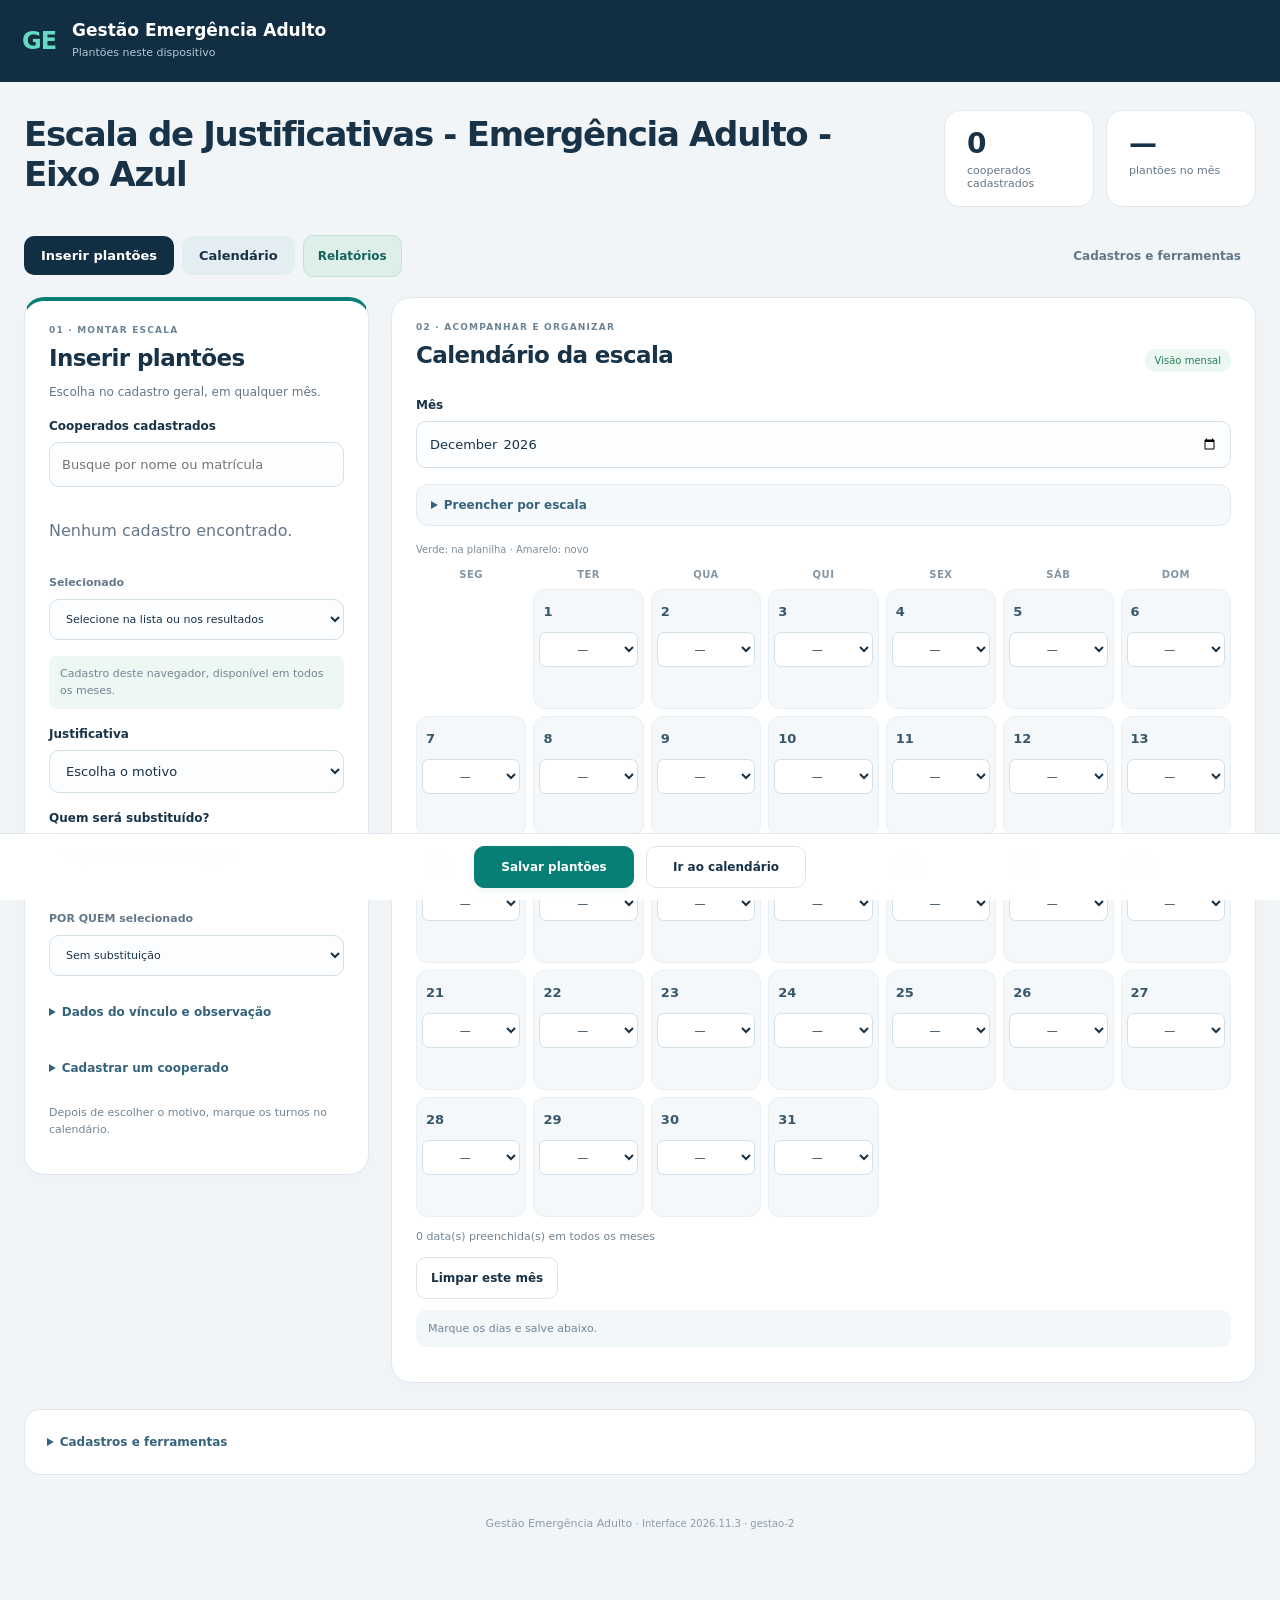
<file: index.html>
<!doctype html>
<html lang="pt-BR"><head><meta charset="utf-8"><meta name="viewport" content="width=device-width,initial-scale=1"><meta name="theme-color" content="#16675e"><title>Escala de Justificativas - Emergência Adulto - Eixo Azul</title><link rel="manifest" href="manifest.webmanifest"><link rel="icon" href="icon.svg"><link rel="stylesheet" href="style.css"><script defer src="monthly.js"></script><script defer src="professionals.js"></script><script defer src="calendar.js"></script><script defer src="team.js"></script><script defer src="replacements.js"></script><script defer src="schedules.js"></script><script defer src="removals.js"></script><script defer src="reports.js"></script><script defer src="report-xlsx.js"></script><script defer src="app.js"></script><script defer src="report-ui.js"></script></head>
<body><header><div class="brand">GE<span>Gestão Emergência Adulto<small id="app-status">Plantões neste dispositivo</small></span></div><button id="install" hidden>Instalar</button></header><main><section class="page-intro"><div><h1>Escala de Justificativas - Emergência Adulto - Eixo Azul</h1></div><div class="overview"><div><strong id="overview-catalog">0</strong><span>cooperados cadastrados</span></div><div><strong id="overview-month">—</strong><span>plantões no mês</span></div></div></section><nav class="app-nav"><a href="#entry-panel">Inserir plantões</a><a href="#calendar-panel">Calendário</a><button id="open-reports" type="button" aria-expanded="false">Relatórios</button><button id="open-tools" type="button">Cadastros e ferramentas</button></nav><form id="entry"><div class="workspace"><section class="card" id="entry-panel"><div class="section-kicker">01 · MONTAR ESCALA</div><h2 id="form-title">Inserir plantões</h2><p class="section-description">Escolha no cadastro geral, em qualquer mês.</p><label>Cooperados cadastrados<input type="search" id="professional-search" placeholder="Busque por nome ou matrícula" autocomplete="off"></label><div id="professional-results" class="picker-results"></div><label class="selected-label">Selecionado<select id="professional" required><option value="">Escolha um profissional</option></select></label><p id="catalog-status" class="hint" role="status">Cadastro deste navegador, disponível em todos os meses.</p><p id="profile-summary" class="hint"></p><label>Justificativa<select id="reason" required><option value="">Escolha o motivo</option></select></label><label for="replacement-search">Quem será substituído?<input id="replacement-search" type="search" placeholder="Busque na lista POR QUEM" autocomplete="off" aria-controls="replacement-results"></label><div id="replacement-results" class="picker-results" aria-live="polite"></div><p id="replacement-native-status" class="hint"></p><label class="selected-label">POR QUEM selecionado<select id="replacement" aria-label="Profissional substituído"><option value="">Sem substituição</option></select></label><details id="profile-details"><summary>Dados do vínculo e observação</summary><div class="metadata"><label>Matrícula<input id="registration" maxlength="30" placeholder="Opcional"></label><label>Cooperativa<select id="cooperative" required><option value="">Selecione</option><option>COOPEN</option><option>COOPISAUDE</option></select></label><label>Função<select id="category" required><option value="">Selecione</option><option value="ENFERMEIRO">Enfermeiro</option><option value="TÉCNICO DE ENFERMAGEM">Técnico de enfermagem</option></select></label></div><button id="catalog-save" type="button" class="secondary">Salvar cadastro do cooperado</button><label>Observação<textarea id="notes" rows="2" maxlength="2000" placeholder="Opcional"></textarea></label></details><details><summary>Cadastrar um cooperado</summary><div class="inline"><input id="new-professional" aria-label="Nome do novo profissional" placeholder="Nome completo" maxlength="120"><button type="button" id="add-professional">Adicionar</button></div></details><p class="hint">Depois de escolher o motivo, marque os turnos no calendário.</p><button type="button" id="cancel" class="secondary" hidden>Cancelar edição</button></section><section class="card" id="calendar-panel"><div class="section-kicker">02 · ACOMPANHAR E ORGANIZAR</div><div class="calendar-title"><h2>Calendário da escala</h2><span class="live-pill">Visão mensal</span></div><div id="calendar-views" class="segmented" hidden><button id="view-professional" type="button" aria-pressed="true">Por cooperado</button><button id="view-team" type="button" aria-pressed="false">Equipe do dia</button></div><div id="calendar-connection" hidden><label>Mês / aba da planilha<select id="shared-sheet"></select></label><button id="shared-load" type="button" class="secondary">Atualizar calendário</button><p id="calendar-sync" role="status"></p><details class="monthly-cooperators"><summary>Consultar quem já tem plantões neste mês</summary><label>Buscar cooperado no mês<input id="monthly-professional-search" type="search" placeholder="Digite o nome" autocomplete="off"></label><label>Cooperados com plantões no mês<select id="monthly-professional"><option value="">Carregue o mês primeiro</option></select></label><p id="monthly-professional-summary" class="hint" role="status"></p></details></div><label id="calendar-month-label">Mês<input id="calendar-month" type="month" required></label><details id="schedule-panel"><summary>Preencher por escala</summary><label>Padrão<select id="schedule-type"><optgroup label="Plantões de 12 horas"><option value="n12x36">N — 12×36, dias alternados</option><option value="mt12x36">MT — 12×36, dias alternados</option><option value="n1f2">N — 12×60, 1 noite e 2 folgas</option></optgroup><optgroup label="Plantões de 24 horas"><option value="shift24x48">24×48 — MTN a cada 3 dias</option><option value="shift24x72">24×72 — MTN a cada 4 dias</option></optgroup><optgroup label="Dias de trabalho e folga"><option value="cycle5x2">5×2 — cinco dias e duas folgas</option><option value="cycle6x1">6×1 — seis dias e uma folga</option><option value="cycle4x2">4×2 — quatro dias e duas folgas</option><option value="custom-cycle">Ciclo personalizado</option></optgroup><optgroup label="Semanas fixas e alternadas"><option value="mt-alternating">MT — Seg/Qua/Sex ↔ Ter/Qui</option><option value="weekly">Dias fixos da semana</option></optgroup></select></label><div class="month-filters"><label>Data inicial<input id="schedule-start" type="date"></label><label>Data final<input id="schedule-end" type="date"></label></div><label id="schedule-anchor-label">Data-base do ciclo<input id="schedule-anchor" type="date"></label><p class="hint">Use a mesma data-base nos meses seguintes para manter a sequência. Nos ciclos, ela marca um dia de trabalho; no MT alternado, define a semana 1 ou 2.</p><label id="schedule-phase-label" hidden>Semana da data-base<select id="schedule-phase"><option value="1">Semana 1 — Seg/Qua/Sex</option><option value="2">Semana 2 — Ter/Qui</option></select></label><div id="schedule-cycle-controls" class="month-filters" hidden><label>Dias de trabalho<input id="schedule-work-days" type="number" min="1" max="14" value="5"></label><label>Dias de folga<input id="schedule-rest-days" type="number" min="1" max="14" value="2"></label></div><div id="schedule-weekly" hidden><label>Turno<select id="schedule-shift"><option>M</option><option>T</option><option>MT</option><option>N</option><option>9C</option></select></label><fieldset id="schedule-weekdays" class="weekday-choices"><legend>Dias da semana</legend><label><input type="checkbox" name="schedule-weekday" value="1">Seg</label><label><input type="checkbox" name="schedule-weekday" value="2">Ter</label><label><input type="checkbox" name="schedule-weekday" value="3">Qua</label><label><input type="checkbox" name="schedule-weekday" value="4">Qui</label><label><input type="checkbox" name="schedule-weekday" value="5">Sex</label><label><input type="checkbox" name="schedule-weekday" value="6">Sáb</label><label><input type="checkbox" name="schedule-weekday" value="0">Dom</label></fieldset></div><button id="schedule-preview" type="button" class="secondary">Conferir escala</button><p id="schedule-summary" role="status"></p><div class="table-scroll"><table id="schedule-table"></table></div><button id="schedule-apply" type="button" class="primary" disabled>Aplicar seleções no calendário</button><p class="hint">A prévia não altera a planilha. Dias já preenchidos são preservados. Confira antes de enviar.</p></details><button id="send-pending" type="button" class="primary" hidden disabled>Enviar seleções do mês</button><p class="calendar-legend">Verde: na planilha · Amarelo: novo<span id="removal-legend" hidden> · Vermelho: selecionado para remoção</span></p><p id="team-quantitative-note" class="hint" hidden>Quantitativo por dia: total de nomes únicos e equipe por turno. E = enfermeiros · TE = técnicos. MT também está incluído em M e T.</p><div class="calendar-week" aria-hidden="true"><span>Seg</span><span>Ter</span><span>Qua</span><span>Qui</span><span>Sex</span><span>Sáb</span><span>Dom</span></div><div id="calendar-grid" class="calendar-grid"></div><section id="day-team" class="day-team" hidden aria-labelledby="day-team-title"><div class="team-heading"><div><p class="eyebrow">EQUIPE ESCALADA</p><h3 id="day-team-title"></h3></div><button id="team-report" type="button" class="secondary">Relatório deste dia</button><button id="team-close" type="button" class="secondary" aria-label="Fechar equipe do dia">Fechar</button></div><p id="team-summary" class="hint" role="status"></p><div id="team-totals" class="team-totals" aria-label="Quantitativo da equipe"></div><div id="team-filters" class="team-filters" aria-label="Filtrar equipe por turno"></div><div id="team-list"></div><p class="hint">MT e MTN aparecem no filtro MT, em M e em T; as combinações com N também aparecem na noite. 9C tem filtro próprio. O total conta cada nome uma vez, mesmo quando participa de vários turnos.</p></section><p id="calendar-count" class="hint"></p><button id="clear-calendar" type="button" class="secondary">Limpar seleções</button><p id="calendar-instruction" class="hint">Marque os dias e salve abaixo.</p><details id="remote-details" hidden open><summary id="remote-details-summary">Plantões e justificativas do cooperado</summary><div id="shared-records"></div></details><details id="removal-panel" hidden><summary>Remover plantões por lista</summary><p>Cole a tabela inteira de <strong>seis ou oito colunas</strong>, ou NOME; DATA; TURNO. A leitura identifica data, nome e turno; títulos e cabeçalhos são ignorados.</p><label>Lista para remoção<textarea id="removal-text" rows="5" maxlength="1048576" placeholder="DATA&#9;NOME&#9;SETOR&#9;TURNO&#9;FUNÇÃO&#9;COOPERATIVA&#10;15/10/2026&#9;Nome do profissional&#9;Setor&#9;T&#9;Função&#9;Cooperativa"></textarea></label><p class="hint">Use datas completas para consultar outros meses. Datas sem ano usam o ano do calendário; apenas o dia usa o mês carregado. O turno precisa ser exatamente igual ao da célula: M não remove MT.</p><div class="tools"><label class="file-button">Abrir TXT/CSV<input id="removal-file" type="file" accept=".txt,.csv,.tsv,text/plain,text/csv" hidden></label><button id="removal-review" type="button" class="secondary">Conferir lista na planilha</button><button id="removal-execute" type="button" class="danger" disabled>Remover selecionados</button></div><p id="removal-summary" role="status" aria-live="polite">Confira a lista antes de remover.</p><div id="removal-results" class="removal-results"></div><p class="hint">Se houver mais de um registro com o mesmo nome, data e turno, escolha o vínculo e a justificativa na prévia. A remoção limpa somente as células dos plantões selecionados.</p></details></section></div></form><section id="reports-panel" class="card reports-panel" hidden aria-labelledby="reports-title">
<div class="report-heading"><h2 id="reports-title">Relatórios</h2><button id="close-reports" type="button" class="secondary">Fechar relatórios</button></div>
<form id="report-form"><fieldset id="report-fields" class="report-fields">
<div class="report-period"><label>Origem<select id="report-source"><option value="sheet">Planilha conectada</option><option value="local">Registros deste navegador</option></select></label><label>Período<select id="report-mode"><option value="month">Um mês</option><option value="day">Um dia específico</option><option value="months">Selecionar meses</option><option value="range">Intervalo de datas</option></select></label><label id="report-month-label">Mês<select id="report-month"></select></label><label id="report-day-label" hidden>Dia<input id="report-day" type="date"></label><label id="report-start-label" hidden>Data inicial<input id="report-start" type="date"></label><label id="report-end-label" hidden>Data final<input id="report-end" type="date"></label></div>
<fieldset id="report-months-field" class="report-choice-field" hidden><legend>Meses do relatório</legend><div id="report-months" class="report-checklist"></div></fieldset>
<div class="report-main-filters"><fieldset class="report-choice-field"><legend>Profissão</legend><div class="report-checklist"><label><input type="checkbox" name="report-category" value="ENFERMEIRO" checked>Enfermeiros</label><label><input type="checkbox" name="report-category" value="TÉCNICO DE ENFERMAGEM" checked>Técnicos de enfermagem</label></div></fieldset><fieldset class="report-choice-field"><legend>Turnos</legend><div id="report-shifts" class="report-checklist"></div><div class="report-check-actions"><button id="report-all-shifts" type="button" class="secondary">Todos</button><button id="report-clear-shifts" type="button" class="secondary">Limpar</button></div></fieldset></div>
<details id="report-more-filters"><summary>Mais filtros: cooperado, cooperativa, justificativa, POR QUEM e dias da semana</summary><div class="report-filter-grid"><label>Cooperado ou matrícula<input id="report-professional" type="search" placeholder="Nome ou matrícula" autocomplete="off"></label><label>Cooperativa<select id="report-cooperative"><option value="">Todas</option></select></label><label>Justificativa<select id="report-reason"><option value="">Todas</option></select></label><label>POR QUEM<input id="report-replacement" type="search" placeholder="Nome da pessoa substituída" autocomplete="off"></label><label>Substituição<select id="report-substitution"><option value="any">Com ou sem substituição</option><option value="yes">Somente com POR QUEM preenchido</option><option value="no">Somente sem substituição</option></select></label><label>Como filtrar os turnos<select id="report-shift-mode"><option value="coverage">Incluir combinados: M inclui MT/MN/MTN</option><option value="exact">Somente o código exato da célula</option></select></label></div><fieldset class="report-choice-field"><legend>Dias da semana</legend><div id="report-weekdays" class="report-checklist"></div></fieldset></details>
<div class="tools"><button id="report-generate" type="submit" class="primary">Gerar / atualizar relatório</button><button id="report-reset" type="button" class="secondary">Limpar filtros</button></div></fieldset></form>
<p id="report-status" role="status" aria-live="polite">Escolha o período e gere o relatório. As consultas não alteram a escala.</p>
<div id="report-output" hidden><p id="report-meta" class="hint"></p><p id="report-filter-description" class="report-filter-description"></p><div id="report-stale" class="report-warning" hidden>A escala mudou após a consulta. Gere o relatório novamente para atualizar os dados e liberar as exportações.</div><div id="report-warnings" class="report-warning" hidden></div><div id="report-kpis" class="report-kpis"></div>
<div class="report-result-options"><label>Medida dos gráficos<select id="report-metric"><option value="hours">Horas registradas</option><option value="records">Plantões registrados</option></select></label><label>Agrupar resumo por<select id="report-group"><option value="professional">Cooperado</option><option value="day">Dia</option><option value="month">Mês</option><option value="category">Profissão</option><option value="code">Código do turno</option><option value="reason">Justificativa</option><option value="cooperative">Cooperativa</option><option value="replacement">POR QUEM</option><option value="weekday">Dia da semana</option></select></label></div>
<div class="report-exports"><button id="report-xlsx" type="button" class="primary">Baixar Excel (.xlsx)</button><button id="report-csv-detail" type="button" class="secondary">CSV dos plantões</button><button id="report-csv-summary" type="button" class="secondary">CSV do resumo</button><button id="report-print" type="button" class="secondary">Imprimir / salvar PDF</button><button id="report-html" type="button" class="secondary">Baixar relatório com gráficos</button></div><label class="report-inline-check"><input id="report-include-details" type="checkbox">Incluir todos os plantões na versão impressa / HTML</label>
<p class="hint">Horas correspondem ao plantão completo dos registros filtrados. Um MT vale 12h, mesmo ao filtrar M. Os gráficos de turnos usam o código registrado na célula. “Participação” representa a parcela da carga registrada, sem comparar com uma jornada contratual.</p>
<div id="report-charts" class="report-charts"></div>
<div class="report-table-heading"><h3 id="report-table-title">Resumo</h3><label>Exibir<select id="report-table-mode"><option value="summary">Resumo agrupado</option><option value="detail">Plantões detalhados</option></select></label></div><p id="report-table-count" class="hint"></p><div class="table-scroll report-table-scroll"><table id="report-table"></table></div><div class="report-pagination"><button id="report-prev" type="button" class="secondary">Anterior</button><span id="report-page" class="hint"></span><button id="report-next" type="button" class="secondary">Próxima</button></div><p class="hint">As exportações incluem todos os resultados filtrados, mesmo quando a tabela mostra apenas uma página.</p>
</div></section>
<details id="tools-panel" class="tools-panel"><summary>Cadastros e ferramentas</summary><details id="tool-history"><summary>Histórico de registros locais <span id="count" class="badge">0 registros</span></summary><input type="search" id="search" aria-label="Buscar no histórico" placeholder="Buscar profissional ou data"><div id="records"></div></details><details id="tool-cadastros"><summary>Cadastro geral e importação</summary><p>Os cooperados deste cadastro ficam disponíveis mesmo em meses sem plantões.</p><button id="catalog-refresh" disabled type="button" class="secondary">Sincronizar cadastro com a planilha</button><section class="card bulk"><h2>Importar profissionais em lote</h2><p>Cole a lista copiada da planilha ou abra um arquivo TXT/CSV. Colunas: matrícula, nome, categoria e cooperativa.</p><label>Lista de profissionais<textarea id="bulk-text" rows="5" placeholder="MAT&#9;PROFISSIONAL DE ENFERMAGEM&#9;CATEGORIA&#9;COOPERATIVA"></textarea></label><div class="tools"><label class="file-button">Abrir TXT/CSV<input type="file" id="bulk-file" accept=".txt,.csv,.tsv,text/plain,text/csv" hidden></label><button id="bulk-review" class="secondary">Conferir lista</button><button id="bulk-import" class="primary" disabled>Importar cadastros novos</button></div><p id="bulk-summary" role="status"></p><p id="bulk-warning" class="hint"></p><div class="table-scroll"><table id="bulk-table"></table></div></section><section class="card bulk"><h2>Cadastro separado — POR QUEM</h2><p>Importe os nomes das pessoas substituídas, um por linha. Esta lista é independente dos cooperados acionados.</p><label>Nomes<textarea id="replacement-text" rows="5" placeholder="Um nome por linha"></textarea></label><div class="tools"><label class="file-button">Abrir lista TXT<input id="replacement-file" type="file" accept=".txt,text/plain" hidden></label><button id="replacement-review" class="secondary">Conferir nomes</button><button id="replacement-import" class="primary" disabled>Adicionar nomes à lista POR QUEM</button></div><p id="replacement-summary" role="status"></p><div class="table-scroll"><table id="replacement-table"></table></div></section></details><details id="tool-export"><summary>Copiar ou exportar registros locais</summary><section class="card monthly"><h2>Copiar para a planilha</h2><p>Escolha o mês e a função para gerar as linhas do bloco correspondente na planilha compartilhada.</p><div class="month-filters"><label>Mês<input type="month" id="month" required></label><label>Bloco<select id="month-category"><option value="ENFERMEIRO">Enfermeiros</option><option value="TÉCNICO DE ENFERMAGEM">Técnicos de enfermagem</option></select></label></div><p id="monthly-summary" class="hint"></p><p id="monthly-warning" role="alert"></p><div class="tools"><button id="copy-month" class="primary">Copiar linhas para colar</button><button id="download-month" class="secondary">Baixar planilha CSV</button></div><p class="hint">Na aba do mês, selecione a coluna A de uma linha vazia no bloco da função escolhida e cole. A cópia começa pela matrícula, sem cabeçalho, e termina nos dias: preserva as colunas CHD, CHN e CH. Não cole sobre registros existentes. As horas aparecem no CSV para conferência.</p><details><summary>Conferir grade mensal</summary><div class="table-scroll"><table id="monthly-table"></table></div></details><label id="copy-fallback-label" hidden>Copie manualmente o conteúdo abaixo<textarea id="copy-fallback" rows="6" readonly></textarea></label></section><button id="csv" type="button" class="secondary">Exportar lista simples CSV</button></details><details id="tool-backup"><summary>Backup e restauração</summary><p class="hint">Os cadastros locais ficam neste navegador. Faça backup para transferir entre dispositivos.</p><div class="tools"><button id="backup" type="button" class="secondary">Fazer backup</button><label class="file-button">Restaurar backup<input type="file" id="restore" accept="application/json,.json" hidden></label></div></details><details id="tool-connection"><summary>Configuração da conexão</summary><label>Usar<select id="calendar-mode"><option value="local">Registros deste dispositivo</option><option value="sheet" disabled>Planilha compartilhada</option></select></label><p id="shared-status">Para acessar a planilha, use a implantação Google Apps Script autorizada com sua conta.</p><details id="shared-help"><summary>Como conectar</summary><p>Veja as instruções da pasta google-apps-script no GitHub. Configure primeiro na cópia de teste, executando como o usuário que acessa.</p></details></details></details><footer>Gestão Emergência Adulto <span>· Interface 2026.11.3 · gestao-2</span></footer></main><div class="action-dock"><button id="save-local" form="entry" type="submit" class="primary">Salvar plantões</button><button type="button" id="calendar-jump" class="secondary">Ir ao calendário</button></div><dialog id="shift-editor" aria-labelledby="shift-editor-title"><form id="shift-editor-form"><h2 id="shift-editor-title">Alterar turno existente</h2><p id="shift-editor-record"></p><p id="shift-editor-reason"></p><p id="shift-editor-replacement"></p><p id="shift-editor-link" class="hint"></p><label>Novo turno<select id="shift-editor-code" required></select></label><p class="hint">A alteração preserva a justificativa, o POR QUEM e os dados do vínculo.</p><div class="tools"><button id="shift-editor-save" type="submit" class="primary">Salvar alteração</button><button id="shift-editor-cancel" type="button" class="secondary">Cancelar</button><button id="shift-editor-delete" type="button" class="danger">Excluir plantão</button></div></form></dialog><div id="message" role="status" aria-live="polite" hidden></div></body></html>
</file>
<file: style.css>
:root{--ink:#183247;--muted:#647789;--teal:#087f75;--navy:#112e42;--line:#dfe8ee;--canvas:#f1f5f8;--mint:#e6f5ef;--radius:20px}*{box-sizing:border-box}html{scroll-behavior:smooth;scroll-padding-top:30px}body{margin:0;background:var(--canvas);color:var(--ink);font-family:Inter,Segoe UI,system-ui,-apple-system,sans-serif;padding-bottom:90px}header{background:var(--navy);padding:20px max(22px,calc((100% - 1360px)/2));display:flex;justify-content:space-between;align-items:center;gap:16px;color:#fff}.brand{display:flex;align-items:center;gap:16px;font-size:24px;letter-spacing:-1px;font-weight:800;color:#65dbc4}.brand span{font-size:17px;letter-spacing:0;color:#fff}.brand small{display:block;font-size:11px;line-height:1.5;font-weight:400;color:#aec6d4;max-width:700px;margin-top:5px}main{max-width:1408px;margin:auto;padding:28px 24px}.page-intro{display:flex;justify-content:space-between;gap:30px;align-items:center;margin-bottom:28px}.eyebrow,.section-kicker{font-size:10px;font-weight:800;letter-spacing:1.5px;color:var(--teal);margin:0 0 10px}.page-intro h1{font-size:34px;letter-spacing:-1.3px;margin:0 0 8px}.page-intro p:not(.eyebrow){margin:0;color:var(--muted);font-size:14px}.overview{display:flex;gap:12px}.overview>div{background:#fff;border:1px solid var(--line);border-radius:16px;padding:16px 22px;min-width:150px}.overview strong{display:block;font-size:28px;font-weight:750;letter-spacing:-1px}.overview span{display:block;font-size:11px;color:var(--muted);margin-top:4px}.app-nav{display:flex;align-items:center;gap:8px;margin-bottom:20px;flex-wrap:wrap}.app-nav a{font-size:13px;font-weight:650;text-decoration:none;color:var(--ink);padding:11px 16px;border:1px solid transparent;border-radius:10px;background:#e4edf2}.app-nav a:first-child{background:var(--navy);color:#fff}.app-nav button{margin-left:auto;background:transparent;border-color:transparent;color:var(--muted)}.workspace{display:grid;grid-template-columns:345px minmax(0,1fr);gap:22px;align-items:start}.card{background:#fff;padding:24px;border:1px solid var(--line);border-radius:var(--radius);box-shadow:0 6px 24px #15394d05;min-width:0}#entry-panel{border-top:4px solid var(--teal)}h1,h2{font-size:23px;letter-spacing:-.6px;margin:0 0 12px}h3{margin:0;font-size:19px;letter-spacing:-.3px}p{line-height:1.5;color:var(--muted)}.section-description{font-size:12px;margin-top:0}.section-kicker{font-size:9px;letter-spacing:1.2px;color:#6b8495;margin-bottom:10px}label{display:block;font-size:12px;font-weight:650;line-height:1.5;margin:16px 0}input,select,textarea{display:block;width:100%;font:inherit;font-size:13px;font-weight:400;background:#fbfdfe;color:var(--ink);padding:12px;border:1px solid #d3e0e7;border-radius:10px;margin-top:7px;min-width:0}input:focus,select:focus,textarea:focus,button:focus-visible,a:focus-visible{outline:3px solid #78d6c477;outline-offset:2px;border-color:#62bba9}textarea{resize:vertical}button,.file-button{font:inherit;font-size:12px;font-weight:650;color:#176459;background:#e8f5f0;border:1px solid #c9e3d9;border-radius:10px;padding:11px 14px;min-height:42px;cursor:pointer;transition:background .15s,border-color .15s}button:hover,.file-button:hover{background:#d8ede5;border-color:#9ec8b9}.primary{color:#fff;background:var(--teal);border-color:var(--teal);box-shadow:0 3px 8px #087f7514}.primary:hover{background:#06685f;border-color:#06685f}.secondary{background:#fff;color:var(--ink);border-color:#d9e4eb}button:disabled{opacity:.45;cursor:not-allowed;box-shadow:none}.inline,.tools{display:flex;align-items:center;gap:8px;flex-wrap:wrap}.inline input{flex:1;width:auto}.tools{margin:12px 0}.file-button{margin:0;display:inline-block}details{margin:16px 0;font-size:12px}summary{cursor:pointer;color:#36637c;padding:11px 0;font-weight:650;line-height:1.5}details[open]>summary{margin-bottom:8px}.hint{font-size:11px;font-weight:400;line-height:1.6;color:#718594}.metadata,.month-filters{display:flex;gap:12px;flex-wrap:wrap}.metadata label,.month-filters label{flex:1;min-width:120px}.picker-results{display:grid;gap:6px;max-height:215px;overflow:auto}.picker-result{text-align:left;background:#f6fbf9;border-color:#dbece4;padding:10px 12px}.picker-result strong,.picker-result small{display:block}.picker-result small{font-size:10px;color:var(--muted);font-weight:400;margin-top:3px}.selected-label{font-size:11px;color:var(--muted)}.selected-label select{font-size:11px}#profile-summary{margin:6px 0 16px;font-size:11px;color:var(--teal)}#catalog-status{padding:9px 11px;background:#edf7f4;border-radius:8px}#catalog-save{width:100%}.calendar-title{display:flex;justify-content:space-between;align-items:center;gap:10px}.live-pill{font-size:10px;background:#ebf7f1;color:#287e5e;border-radius:20px;padding:6px 10px;white-space:nowrap}.segmented{display:flex;gap:4px;background:#edf2f6;border-radius:12px;padding:5px;margin:14px 0 18px}.segmented button{flex:1;border:0;background:transparent;color:#63788a}.segmented button[aria-pressed=true]{background:#fff;color:var(--navy);box-shadow:0 2px 7px #15394d0e}#calendar-connection{display:grid;grid-template-columns:minmax(0,1fr) auto;gap:0 12px;align-items:center;border-bottom:1px solid var(--line);margin-bottom:15px;padding-bottom:8px}#calendar-connection>label{margin:0 0 10px}#calendar-sync{grid-column:1/-1;font-size:12px;margin:5px 0 0}.monthly-cooperators{grid-column:1/-1;border-top:1px solid #edf1f4;margin-bottom:4px;margin-top:12px}.monthly-cooperators label{margin:10px 0}.calendar-grid,.calendar-week{display:grid;grid-template-columns:repeat(7,minmax(0,1fr));gap:7px}.calendar-week{text-align:center;color:#8495a3;font-size:10px;font-weight:700;text-transform:uppercase;letter-spacing:.5px;margin:12px 0 9px}.calendar-day{background:#f5f8fa;border:1px solid #e9f0f4;border-radius:12px;min-width:0;min-height:120px;padding:5px}.day-number{width:100%;min-height:32px;padding:4px;background:transparent;border:0;color:#37576b;font-size:13px;text-align:left;border-radius:7px}.day-number:hover{background:#e2edf0}.day-number.local-day{opacity:1;cursor:default}.day-team-count{display:block;font-size:9px;color:#6b8f83;line-height:1.6;overflow:hidden;text-overflow:ellipsis;white-space:nowrap;margin:0 3px 4px}.calendar-day label{padding:0;margin:0;font-size:12px}.calendar-day select{padding:6px 1px;font-size:11px;text-align:center;margin-top:5px;min-height:35px;border-radius:7px;background:#fff}.calendar-day.has-remote{background:#eef8f3;border-color:#c5e4d5}.calendar-day.filled{background:#fff7e5;border-color:#e7c781}.calendar-day.selected-day{outline:2px solid var(--teal);outline-offset:-1px}.remote-shift{display:block;width:100%;min-height:30px;padding:4px 0;background:#137e69;color:#fff;border:0;border-radius:7px;font-size:11px;margin:4px 0}.remote-shift:hover{background:#0c6553}.calendar-insert{width:100%;font-size:10px;min-height:30px;padding:4px 0;background:#ffe8b4;border-color:#ecc579;color:#745010}.day-turns{display:grid;grid-template-columns:1fr 1fr;gap:3px;font-size:9px;color:#416e62}.day-turns span{padding:4px;background:#e0f0e8;border-radius:5px;text-align:center}.calendar-legend{font-size:10px;color:#7a8d9b;line-height:1.5;margin:14px 0 12px}#calendar-instruction{background:#f2f7fa;padding:10px 12px;border-radius:9px}.day-team{margin-top:22px;padding:20px;background:#f4f8fb;border:1px solid #dce8ef;border-radius:16px}.team-heading{display:flex;gap:14px;justify-content:space-between;align-items:flex-start}.team-heading .eyebrow{font-size:9px;margin-bottom:7px}.team-heading h3{font-size:19px}.team-filters{display:flex;gap:6px;flex-wrap:wrap;margin:15px 0}.team-filters button{min-height:40px;padding:7px 11px;background:#fff;border-color:#dbe5ec;color:#557084;font-size:11px}.team-filters button[aria-pressed=true]{background:var(--navy);border-color:var(--navy);color:#fff}#team-list{display:grid;grid-template-columns:1fr 1fr;gap:14px}.team-category{min-width:0}.team-category h4{font-size:11px;text-transform:uppercase;letter-spacing:.6px;margin:7px 0 12px;color:#647d90}.team-person{padding:13px;background:#fff;border:1px solid #e2ebf0;border-radius:12px;margin-bottom:8px;overflow-wrap:anywhere}.team-person strong{font-size:12px}.team-person p{font-size:10px;margin:8px 0 4px;color:#366e66}.team-person small{font-size:10px;line-height:1.5;color:#7b8f9c;display:block}.team-person small+p{padding-top:8px;border-top:1px solid #edf2f5}#team-list>.empty{grid-column:1/-1}.tools-panel{margin-top:26px;background:#fff;border:1px solid var(--line);border-radius:16px;padding:12px 22px}.tools-panel>details{border-top:1px solid var(--line);padding-top:5px}.tools-panel .card{box-shadow:none;margin:15px 0}.badge{font-size:10px;background:#edf3f7;border-radius:20px;padding:4px 8px}.table-scroll{overflow:auto;max-height:400px}table{border-collapse:collapse;font-size:11px;white-space:nowrap}th,td{border:1px solid var(--line);padding:9px}th{background:#edf5f5;position:sticky;top:0;color:#477066}#monthly-warning{color:#9b4527}.record{border-top:1px solid #e5edf2;padding:15px 0}.record h3{font-size:14px;margin:0 0 8px}.record p{font-size:11px;margin:8px 0;overflow-wrap:anywhere;white-space:pre-wrap}.record strong{font-size:13px}.tags,.actions{display:flex;gap:6px;flex-wrap:wrap}.actions{margin-top:12px}.tag{font-size:11px;background:#edf5f2;padding:5px 8px;border-radius:6px}.empty{padding:20px;color:var(--muted);font-size:12px}.section-head{display:flex;justify-content:space-between;gap:8px}.action-dock{position:fixed;bottom:0;left:0;right:0;z-index:6;display:flex;justify-content:center;align-items:center;gap:12px;padding:12px 18px calc(12px + env(safe-area-inset-bottom));background:#ffffffed;backdrop-filter:blur(12px);border-top:1px solid var(--line)}.action-dock button{min-width:160px}footer{text-align:center;font-size:11px;color:#8a9ca9;padding:26px 0}footer span{font-size:10px}#message{position:fixed;bottom:92px;left:50%;transform:translateX(-50%);max-width:90%;padding:14px 20px;border-radius:12px;background:var(--navy);box-shadow:0 6px 30px #112e4233;color:#fff;font-size:13px;z-index:8}#schedule-panel{background:#f6f9fb;padding:0 14px;border:1px solid #e1eaf0;border-radius:12px}.weekday-choices{display:flex;gap:10px;flex-wrap:wrap;border:0;padding:0}.weekday-choices label{display:flex;align-items:center;gap:5px;font-size:11px;margin:6px 0}.weekday-choices input{width:auto;margin:0}#send-pending{margin-bottom:12px}#replacement-native-status{margin:4px 0;font-size:10px}#removal-panel{border-top:1px solid var(--line);padding-top:4px}.danger{background:#ad3547;border-color:#ad3547;color:#fff}.danger:hover{background:#8d2938}.remote-shift.pending-removal{background:#ad3547;outline:2px solid #efb8c0;outline-offset:-2px}.removal-results{max-height:480px;overflow:auto}.removal-item{padding:12px 0;border-top:1px solid var(--line)}.removal-item>strong{display:block;overflow-wrap:anywhere}.removal-item p{font-size:11px;margin:6px 0}.removal-candidate{display:flex;gap:8px;align-items:center;padding:10px;border:1px solid var(--line);border-radius:12px;margin:8px 0;background:#fafcfd}.removal-candidate label{display:flex;gap:10px;align-items:flex-start;flex:1;margin:0;min-width:0;font-weight:400}.removal-candidate input[type=checkbox]{appearance:auto;-webkit-appearance:checkbox;display:block;width:24px;height:24px;min-width:24px;min-height:24px;flex:0 0 24px;padding:0;border:initial;border-radius:0;background:initial;margin:2px 0;accent-color:#ad3547}.removal-choice{display:block;color:#ad3547;font-size:12px;margin-bottom:6px;text-decoration:underline;text-underline-offset:3px}.removal-candidate span{min-width:0;overflow-wrap:anywhere}.removal-candidate small{display:block;font-size:11px;line-height:1.5}.removal-candidate button{flex-shrink:0;padding:8px;font-size:10px}#shared-records{max-height:420px;overflow:auto}#remote-details-summary{overflow-wrap:anywhere}#shift-editor{width:min(94vw,520px);max-height:88vh;overflow:auto;border:1px solid #d4e2ea;border-radius:20px;padding:24px;color:var(--ink);box-shadow:0 15px 60px #112e4240}#shift-editor::backdrop{background:#112e4288;backdrop-filter:blur(3px)}#shift-editor p{overflow-wrap:anywhere;font-size:13px}#shift-editor .tools{margin-bottom:0}#shift-editor-delete{margin-left:auto}[hidden]{display:none!important}
@media(max-width:1000px){.page-intro{gap:15px}.page-intro h1{font-size:29px}.overview>div{min-width:120px;padding:14px}.workspace{grid-template-columns:300px minmax(0,1fr)}.card{padding:20px}.day-turns{grid-template-columns:1fr}.day-team{padding:15px}}
@media(max-width:850px){header{padding:18px}.brand span{font-size:14px}.brand small{font-size:10px}.page-intro{align-items:flex-start;flex-direction:column;margin-bottom:22px;gap:18px}.page-intro h1{font-size:30px}.page-intro p:not(.eyebrow){font-size:12px}.overview{width:100%;gap:10px}.overview>div{flex:1;min-width:0;padding:12px 16px}.overview strong{font-size:24px}.overview span{font-size:10px}main{padding:22px 12px}.workspace{grid-template-columns:1fr;gap:18px}.card{padding:20px 16px;border-radius:17px}.app-nav{gap:5px}.app-nav a,.app-nav button{font-size:11px;padding:10px}.app-nav button{margin-left:0}.calendar-grid,.calendar-week{gap:4px}.calendar-day{min-height:110px;padding:3px;border-radius:9px}.day-number{padding:5px 3px;font-size:12px}.calendar-day select{font-size:10px;border-radius:6px;min-height:34px}.day-team-count{font-size:8px;margin-left:1px;margin-right:1px}.calendar-insert{font-size:9px}.remote-shift{font-size:10px}.day-turns{font-size:8px}.day-team{padding:14px}.team-heading h3{font-size:16px}.team-heading button{font-size:10px;padding:8px;min-height:34px}#team-list{grid-template-columns:1fr}.team-filters{gap:4px}.team-filters button{font-size:10px;padding:7px 9px}.team-category h4{margin-top:12px}#calendar-connection{gap:0 8px}#calendar-connection button{font-size:11px;padding:10px}.live-pill{font-size:9px}.calendar-title h2{font-size:22px}.tools-panel{padding:10px 15px}.action-dock button{min-width:0;flex:1;max-width:280px}.removal-candidate{flex-wrap:wrap}.removal-candidate label{flex-basis:100%}.removal-candidate button{margin-left:34px}footer span{display:block;margin-top:5px}}

.calendar-grid.team-view .calendar-day{min-height:86px}.team-heading h3::first-letter{text-transform:uppercase}

/* Quantitativo diário: números legíveis e filtros diretos no calendário. */
.day-total{display:flex;align-items:center;justify-content:space-between;gap:4px;width:100%;min-height:40px;padding:6px 7px;background:#fff;border:1px solid #d9e8e2;color:#234d43;border-radius:8px;margin:3px 0}.day-total>span{padding:0!important;background:none!important;font-size:10px;font-weight:600}.day-total strong{font-size:22px;line-height:1.1;letter-spacing:-.5px}.day-role-counts{display:flex;justify-content:space-between;gap:4px;flex-wrap:wrap;font-size:9px;color:#55786e;padding:4px 2px 7px}.calendar-grid.team-view .day-turns{display:grid;grid-template-columns:1fr 1fr;gap:4px}.day-turns button.day-turn{display:flex;align-items:center;justify-content:space-between;gap:4px;min-height:28px;padding:4px 6px;border:1px solid #cce0d6;border-radius:6px;background:#e0f0e8;color:#335f50}.day-turns button.day-turn>span{font-size:10px;font-weight:650;padding:0;background:none}.day-turns button.day-turn>strong{font-size:15px;font-variant-numeric:tabular-nums;line-height:1.2}.day-turns button.day-turn[data-team-shift=MT]{background:#dbe9f6;border-color:#c5d8eb;color:#315d84}.day-turns button.day-turn.zero-count{background:#f3f6f7;border-color:#e5ebee;color:#91a2ac}.day-turns button.day-turn:hover{border-color:#6ba88e;background:#cde5d9}.team-totals{display:grid;grid-template-columns:repeat(3,minmax(0,1fr));gap:8px;margin:14px 0}.team-totals>div{background:#fff;border:1px solid #dde8ee;border-radius:11px;padding:12px}.team-totals strong{display:block;font-size:25px;line-height:1.1;color:#173d4d;font-variant-numeric:tabular-nums}.team-totals span{display:block;font-size:10px;color:#6c8292;margin-top:6px}.team-filters button{display:flex;align-items:center;justify-content:space-between;gap:12px;min-height:44px}.team-filters button strong{font-size:19px;line-height:1;font-variant-numeric:tabular-nums}.team-filters button span{font-size:11px}.team-filters button[aria-pressed=true] strong{color:#fff}#team-quantitative-note{padding:11px 13px;background:#edf5f8;border:1px solid #dce8ef;border-radius:9px;color:#507082}
@media(max-width:1100px){.calendar-grid.team-view .day-turns{grid-template-columns:1fr}.day-total{padding:5px 3px}.day-total>span{font-size:8px}.day-total strong{font-size:20px}.day-role-counts{font-size:8px;gap:2px}.day-turns button.day-turn{padding:4px;min-height:26px}.day-turns button.day-turn>strong{font-size:14px}}
@media(max-width:850px){.calendar-grid.team-view .calendar-day{padding:3px;min-height:225px}.day-total{flex-direction:column;gap:2px;min-height:45px;margin:2px 0 0;padding:4px 1px}.day-total strong{font-size:20px}.day-role-counts{gap:1px;justify-content:center;font-size:8px;padding:5px 0;min-height:29px}.day-role-counts span{white-space:nowrap}.day-turns button.day-turn{padding:4px 2px;gap:1px;min-height:28px}.day-turns button.day-turn>span{font-size:9px}.day-turns button.day-turn>strong{font-size:14px}.team-totals{gap:5px}.team-totals>div{padding:11px 8px}.team-totals strong{font-size:24px}.team-totals span{font-size:9px}.team-filters button{gap:9px;min-height:44px}.team-filters button span{font-size:10px}}
/* Relatórios: filtros independentes da inserção e exportações completas. */
.app-nav #open-reports{margin-left:0;background:#deefea;border-color:#c8e1d8;color:#176459}.reports-panel{margin-top:26px;scroll-margin-top:22px}.report-heading,.report-table-heading{display:flex;align-items:center;justify-content:space-between;gap:18px;flex-wrap:wrap}.report-heading h2{margin:0}.report-fields{border:0;padding:0;margin:18px 0 0;min-width:0}.report-period,.report-filter-grid{display:grid;grid-template-columns:repeat(3,minmax(0,1fr));gap:0 16px}.report-choice-field{border:1px solid #deeaed;border-radius:12px;padding:12px 14px;margin:12px 0;min-width:0}.report-choice-field legend{font-size:12px;font-weight:700;color:#47677a;padding:0 5px}.report-main-filters{display:grid;grid-template-columns:1fr 2fr;gap:16px}.report-checklist{display:flex;gap:10px 16px;flex-wrap:wrap}.report-checklist label,.report-inline-check{display:flex;align-items:center;gap:7px;font-size:12px;font-weight:500;margin:4px 0;cursor:pointer}.report-checklist input[type=checkbox],.report-inline-check input[type=checkbox]{appearance:auto;-webkit-appearance:checkbox;width:19px;height:19px;min-width:19px;flex:0 0 19px;padding:0;margin:0;border:initial;border-radius:0;background:initial;accent-color:#087f75}.report-check-actions{display:flex;gap:6px;margin-top:10px}.report-check-actions button{min-height:30px;padding:5px 10px;font-size:10px}#report-more-filters{border-top:1px solid #e2ebf0;border-bottom:1px solid #e2ebf0;padding:5px 0}#report-status{font-size:13px;background:#eef6f7;padding:12px 15px;border-radius:10px}.report-filter-description{font-size:11px;color:#587487;line-height:1.7;background:#f7fafb;padding:12px;border-radius:9px}.report-kpis{display:grid;grid-template-columns:repeat(6,minmax(0,1fr));gap:10px;margin:20px 0}.report-kpis>div{padding:17px 14px;background:#f4f9fa;border:1px solid #dce9ec;border-radius:13px}.report-kpis strong{display:block;font-size:27px;font-weight:750;line-height:1.1;letter-spacing:-.7px;color:#173f4b;font-variant-numeric:tabular-nums}.report-kpis span{font-size:10px;color:#6d8593;display:block;margin-top:9px;line-height:1.5}.report-result-options{display:flex;gap:16px;flex-wrap:wrap}.report-result-options label{min-width:210px;flex:1}.report-exports{display:flex;gap:8px;flex-wrap:wrap;margin:12px 0}.report-exports button{font-size:11px}.report-inline-check{margin:16px 0;font-size:11px}.report-warning{padding:12px 16px;background:#fff7e7;border:1px solid #e8ce98;border-radius:10px;margin:12px 0;font-size:12px;color:#795a26}.report-warning p{color:inherit;margin:5px 0}.report-charts{display:grid;grid-template-columns:1fr 1fr;gap:16px;margin:22px 0}.report-chart-card{border:1px solid #dfe9ef;border-radius:15px;padding:18px;min-width:0;background:#fff}.report-chart-card h3{font-size:14px;margin-bottom:18px;letter-spacing:-.1px}.report-bar-row{margin:13px 0}.report-bar-row>div{display:flex;align-items:baseline;justify-content:space-between;gap:14px;font-size:12px;line-height:1.4;margin-bottom:5px}.report-bar-row span{min-width:0;overflow-wrap:anywhere}.report-bar-row strong{flex-shrink:0;font-size:12px;color:#2b6b5c;font-variant-numeric:tabular-nums}.report-bar-row svg{display:block;width:100%;height:9px}.report-trend{width:100%;height:auto;min-height:180px}.report-trend text{font:11px Segoe UI,Arial,sans-serif;fill:#728998}.report-donut{display:flex;gap:20px;align-items:center;flex-wrap:wrap}.report-donut>svg{width:165px;flex:0 0 165px}.report-donut-total{fill:#183247;font-size:19px;font-weight:700}.report-donut p{font-size:12px}.report-donut strong{display:block;margin-top:5px;color:#335f71;font-size:12px}.report-donut i{width:10px;height:10px;border-radius:50%;display:inline-block;margin-right:6px}.report-chart-empty{padding:24px 0;font-size:12px;color:#8a9aa6}.report-table-heading{margin-top:25px}.report-table-heading h3{font-size:17px}.report-table-heading label{margin:0;min-width:210px}.report-table-scroll{max-height:520px;border:1px solid #e1e9ed;border-radius:9px}.report-table-scroll table{min-width:100%}.report-pagination{display:flex;align-items:center;justify-content:space-between;gap:10px;margin:14px 0}.report-pagination button{min-width:90px}.team-heading{flex-wrap:wrap}.team-heading #team-report{font-size:10px;min-height:36px;padding:8px 10px}
@media(max-width:1100px){.report-kpis{grid-template-columns:repeat(3,minmax(0,1fr))}.report-period,.report-filter-grid{grid-template-columns:repeat(2,minmax(0,1fr))}}
@media(max-width:650px){.reports-panel{padding:20px 14px}.report-heading{gap:10px}.report-heading h2{font-size:22px}.report-heading button{font-size:10px;min-height:36px;padding:8px 10px}.report-period,.report-filter-grid,.report-main-filters{grid-template-columns:1fr;gap:0}.report-main-filters>.report-choice-field{margin:8px 0}.report-checklist{gap:10px 13px}.report-checklist label{font-size:11px}.report-checklist input[type=checkbox]{width:21px;height:21px;min-width:21px;flex-basis:21px}.report-kpis{grid-template-columns:repeat(2,minmax(0,1fr));gap:8px}.report-kpis>div{padding:14px 11px}.report-kpis strong{font-size:27px}.report-kpis span{font-size:10px}.report-result-options label{min-width:100%}.report-exports button{flex:1;min-width:130px;font-size:10px;padding:10px}.report-charts{grid-template-columns:1fr;gap:12px}.report-chart-card{padding:15px}.report-bar-row>div{font-size:11px}.report-trend{min-height:145px}.report-donut{gap:12px}.report-donut>svg{width:130px;flex-basis:130px}.report-donut p{font-size:11px}.report-table-heading label{min-width:100%;margin-top:12px}.report-pagination button{min-width:75px;font-size:11px}}
</file>
